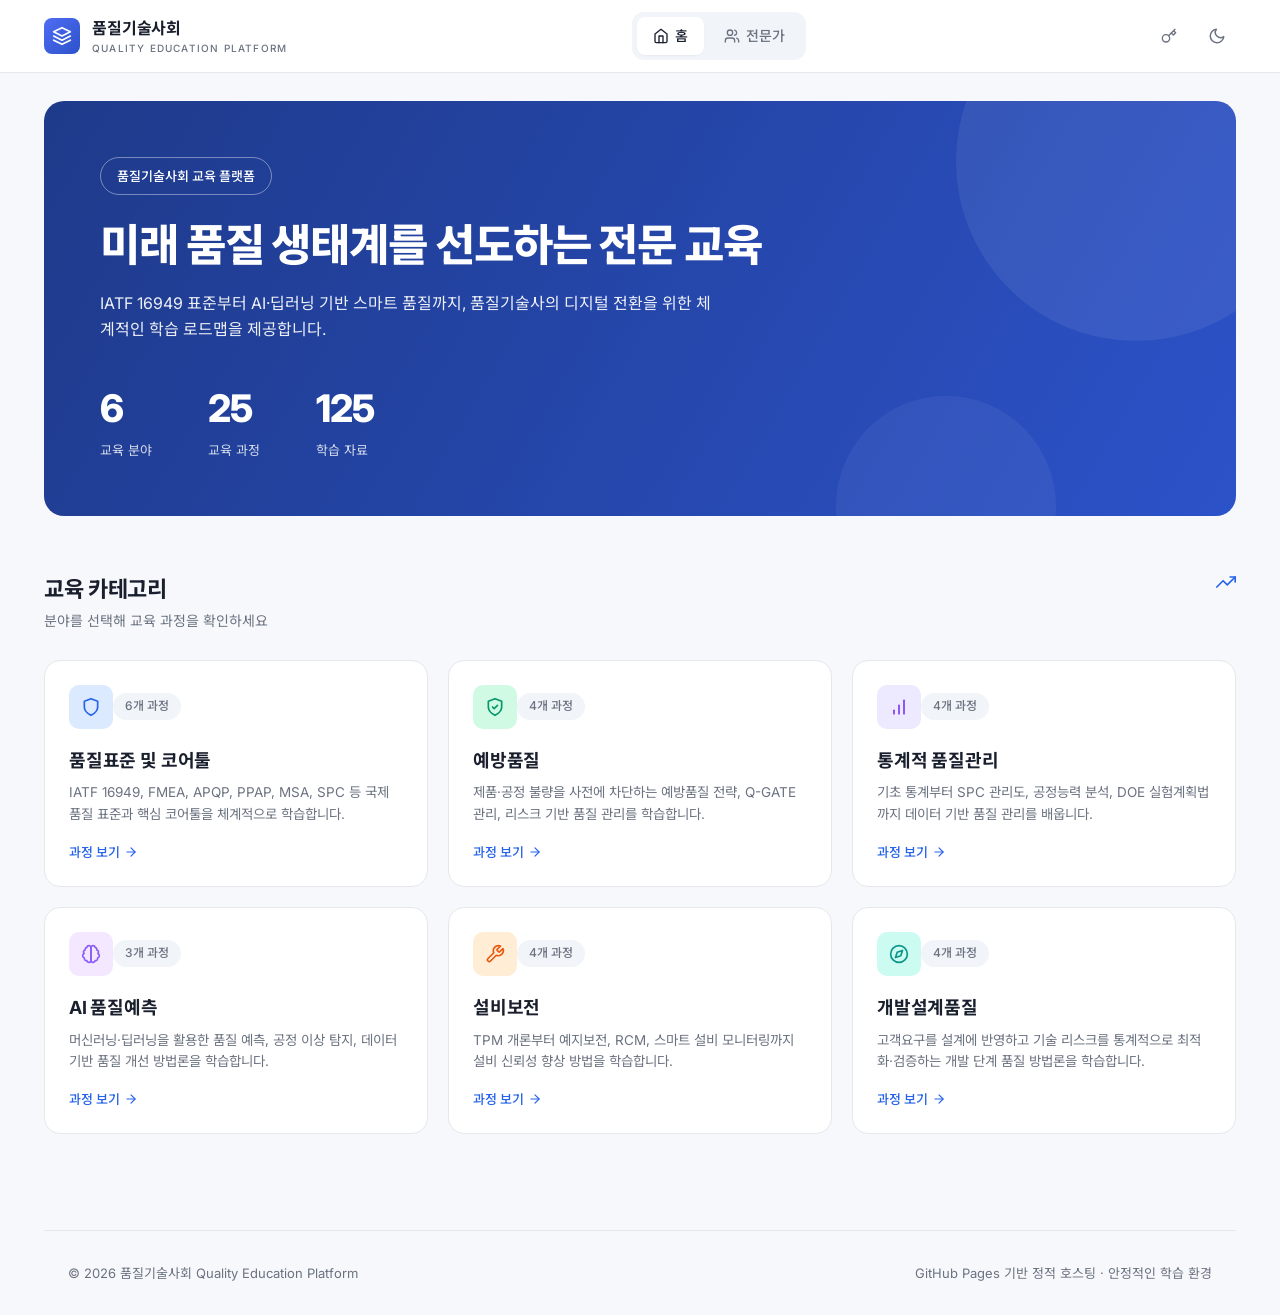
<file: index.html>
<!DOCTYPE html>
<html lang="ko">
<head>
<meta charset="UTF-8">
<meta name="viewport" content="width=device-width, initial-scale=1.0, maximum-scale=1">
<meta name="description" content="품질기술사회 - 미래 품질 생태계를 선도하는 전문 교육 플랫폼">
<title>품질기술사회 · Quality Education Platform</title>
<link rel="preconnect" href="https://fonts.googleapis.com">
<link rel="preconnect" href="https://fonts.gstatic.com" crossorigin>
<link href="https://fonts.googleapis.com/css2?family=Inter:wght@400;500;600;700;800&family=Noto+Sans+KR:wght@400;500;600;700;800&display=swap" rel="stylesheet">
<style>
:root {
  --bg: #f6f8fb;
  --surface: #ffffff;
  --surface-alt: #f1f4f8;
  --surface-hover: #eef2f7;
  --text: #1a1f2e;
  --text-muted: #6b7280;
  --text-soft: #9ca3af;
  --border: #e5e7eb;
  --border-strong: #d1d5db;
  --primary: #1e3a8a;
  --primary-2: #2563eb;
  --primary-light: #3b82f6;
  --hero-from: #1e3a8a;
  --hero-to: #2c52c9;
  --danger: #dc2626;
  --danger-bg: #fee2e2;
  --success: #059669;
  --success-bg: #d1fae5;
  --shadow-sm: 0 1px 2px rgba(15, 23, 42, .04);
  --shadow: 0 1px 3px rgba(15, 23, 42, .06), 0 1px 2px rgba(15, 23, 42, .04);
  --shadow-lg: 0 10px 25px -5px rgba(15, 23, 42, .08), 0 8px 10px -6px rgba(15, 23, 42, .04);
  --radius: 12px;
  --radius-lg: 16px;
  --c-blue: #2563eb;     --c-blue-bg: #dbeafe;
  --c-green: #059669;    --c-green-bg: #d1fae5;
  --c-purple: #7c3aed;   --c-purple-bg: #ede9fe;
  --c-violet: #8b5cf6;   --c-violet-bg: #f3e8ff;
  --c-orange: #ea580c;   --c-orange-bg: #ffedd5;
  --c-teal: #0d9488;     --c-teal-bg: #ccfbf1;
  --c-red: #dc2626;      --c-red-bg: #fee2e2;
}
[data-theme="dark"] {
  --bg: #0b0f17;
  --surface: #161c28;
  --surface-alt: #1f2533;
  --surface-hover: #262d3d;
  --text: #f1f4f8;
  --text-muted: #9ca3af;
  --text-soft: #6b7280;
  --border: #2a3142;
  --border-strong: #374151;
  --danger-bg: rgba(220, 38, 38, .18);
  --success-bg: rgba(5, 150, 105, .18);
  --shadow-sm: 0 1px 2px rgba(0, 0, 0, .3);
  --shadow: 0 1px 3px rgba(0, 0, 0, .35);
  --shadow-lg: 0 10px 25px -5px rgba(0, 0, 0, .4);
  --c-blue-bg: rgba(37, 99, 235, .15);
  --c-green-bg: rgba(5, 150, 105, .15);
  --c-purple-bg: rgba(124, 58, 237, .15);
  --c-violet-bg: rgba(139, 92, 246, .15);
  --c-orange-bg: rgba(234, 88, 12, .18);
  --c-teal-bg: rgba(13, 148, 136, .18);
  --c-red-bg: rgba(220, 38, 38, .18);
}
* { box-sizing: border-box; margin: 0; padding: 0; }
html, body { height: 100%; }
body {
  font-family: 'Inter', 'Noto Sans KR', -apple-system, BlinkMacSystemFont, sans-serif;
  background: var(--bg);
  color: var(--text);
  -webkit-font-smoothing: antialiased;
  line-height: 1.55;
  transition: background .25s ease, color .25s ease;
}
a { color: inherit; text-decoration: none; }
button { font: inherit; cursor: pointer; border: none; background: none; color: inherit; }
img, svg { display: block; }
input { font: inherit; }
.container { max-width: 1240px; margin: 0 auto; padding: 0 24px; }
.site-header { background: var(--surface); border-bottom: 1px solid var(--border); position: sticky; top: 0; z-index: 50; backdrop-filter: blur(8px); }
.header-inner { display: flex; align-items: center; justify-content: space-between; height: 72px; }
.logo { display: flex; align-items: center; gap: 12px; }
.logo-mark { width: 36px; height: 36px; border-radius: 8px; background: linear-gradient(135deg, #4f6df5, #2c52c9); display: grid; place-items: center; color: white; }
.logo-text .name { font-weight: 700; font-size: 16px; letter-spacing: -.01em; }
.logo-text .sub { font-size: 10px; letter-spacing: .12em; color: var(--text-muted); font-weight: 500; }
.nav-pills { display: flex; align-items: center; gap: 4px; background: var(--surface-alt); padding: 5px; border-radius: 12px; }
.nav-pill { display: inline-flex; align-items: center; gap: 6px; padding: 8px 16px; border-radius: 8px; font-size: 14px; font-weight: 500; color: var(--text-muted); transition: all .15s ease; }
.nav-pill:hover { color: var(--text); }
.nav-pill.active { background: var(--surface); color: var(--text); box-shadow: var(--shadow-sm); }
[data-theme="dark"] .nav-pill.active { background: var(--primary-2); color: white; }
.header-right { display: flex; align-items: center; gap: 10px; }
.icon-btn { width: 38px; height: 38px; border-radius: 10px; display: grid; place-items: center; color: var(--text-muted); transition: all .15s ease; }
.icon-btn:hover { background: var(--surface-alt); color: var(--text); }
.admin-badge { background: var(--c-green-bg); color: var(--c-green); font-size: 11.5px; font-weight: 600; padding: 5px 10px; border-radius: 999px; display: inline-flex; align-items: center; gap: 5px; }
.hero { margin-top: 28px; background: linear-gradient(120deg, var(--hero-from) 0%, var(--hero-to) 100%); border-radius: 20px; padding: 56px 56px; color: white; position: relative; overflow: hidden; }
.hero::before, .hero::after { content: ''; position: absolute; border-radius: 50%; background: rgba(255,255,255,.07); }
.hero::before { width: 360px; height: 360px; right: -80px; top: -120px; }
.hero::after { width: 220px; height: 220px; right: 180px; bottom: -100px; background: rgba(255,255,255,.05); }
.hero-content { position: relative; z-index: 1; max-width: 760px; }
.hero-badge { display: inline-block; padding: 8px 16px; font-size: 13px; font-weight: 500; border: 1px solid rgba(255,255,255,.4); border-radius: 999px; margin-bottom: 24px; }
.hero h1 { font-size: 44px; font-weight: 800; line-height: 1.2; letter-spacing: -.025em; margin-bottom: 18px; }
.hero-desc { font-size: 16px; opacity: .92; max-width: 620px; line-height: 1.65; }
.hero-stats { display: flex; gap: 56px; margin-top: 36px; }
.stat .num { font-size: 38px; font-weight: 800; letter-spacing: -.02em; }
.stat .lbl { font-size: 13px; opacity: .82; margin-top: 2px; }
.section { padding: 56px 0 32px; }
.section-head { display: flex; align-items: flex-start; justify-content: space-between; margin-bottom: 28px; }
.section-head h2 { font-size: 22px; font-weight: 700; letter-spacing: -.015em; }
.section-head p { color: var(--text-muted); font-size: 14px; margin-top: 4px; }
.section-head .right-icon { color: var(--c-blue); }
.cat-grid { display: grid; grid-template-columns: repeat(3, 1fr); gap: 20px; }
.cat-card { background: var(--surface); border: 1px solid var(--border); border-radius: var(--radius-lg); padding: 24px; cursor: pointer; transition: all .2s ease; text-align: left; width: 100%; display: flex; flex-direction: column; }
.cat-card:hover { transform: translateY(-2px); box-shadow: var(--shadow-lg); border-color: var(--border-strong); }
.cat-head { display: flex; align-items: center; justify-content: space-between; margin-bottom: 18px; }
.cat-icon { width: 44px; height: 44px; border-radius: 10px; display: grid; place-items: center; }
.cat-count { background: var(--surface-alt); color: var(--text-muted); padding: 4px 12px; font-size: 12px; font-weight: 500; border-radius: 999px; }
.cat-title { font-size: 18px; font-weight: 700; letter-spacing: -.01em; margin-bottom: 8px; }
.cat-desc { color: var(--text-muted); font-size: 13.5px; line-height: 1.6; flex: 1; }
.cat-link { color: var(--c-blue); font-size: 13px; font-weight: 500; margin-top: 16px; display: inline-flex; align-items: center; gap: 4px; }
[data-theme="dark"] .cat-link { color: var(--primary-light); }
.cat-blue .cat-icon { background: var(--c-blue-bg); color: var(--c-blue); }
.cat-green .cat-icon { background: var(--c-green-bg); color: var(--c-green); }
.cat-purple .cat-icon { background: var(--c-purple-bg); color: var(--c-purple); }
.cat-violet .cat-icon { background: var(--c-violet-bg); color: var(--c-violet); }
.cat-orange .cat-icon { background: var(--c-orange-bg); color: var(--c-orange); }
.cat-teal .cat-icon { background: var(--c-teal-bg); color: var(--c-teal); }
.back-link { display: inline-flex; align-items: center; gap: 6px; color: var(--text-muted); font-size: 14px; margin-bottom: 20px; padding: 8px 0; transition: color .15s ease; }
.back-link:hover { color: var(--text); }
.page-head { margin: 28px 0 32px; }
.page-head h1 { font-size: 28px; font-weight: 800; letter-spacing: -.02em; margin-bottom: 8px; }
.page-head p { color: var(--text-muted); }
.course-grid { display: grid; grid-template-columns: repeat(2, 1fr); gap: 16px; }
.course-card { background: var(--surface); border: 1px solid var(--border); border-radius: var(--radius); padding: 22px; cursor: pointer; transition: all .15s ease; text-align: left; display: flex; flex-direction: column; gap: 8px; }
.course-card:hover { border-color: var(--border-strong); box-shadow: var(--shadow); transform: translateY(-1px); }
.course-meta { display: flex; align-items: center; gap: 8px; flex-wrap: wrap; }
.tag { font-size: 11.5px; padding: 3px 10px; border-radius: 6px; font-weight: 500; }
.tag-code { background: var(--surface-alt); color: var(--text-muted); }
.tag-level-입문 { background: var(--c-green-bg); color: var(--c-green); }
.tag-level-중급 { background: var(--c-blue-bg); color: var(--c-blue); }
.tag-level-고급 { background: var(--c-orange-bg); color: var(--c-orange); }
.course-title { font-size: 17px; font-weight: 700; letter-spacing: -.01em; margin-top: 4px; }
.course-desc { color: var(--text-muted); font-size: 13.5px; line-height: 1.6; }
.course-foot { color: var(--text-soft); font-size: 12.5px; margin-top: 6px; display: inline-flex; align-items: center; gap: 5px; }
.course-hero { background: var(--surface); border: 1px solid var(--border); border-radius: var(--radius-lg); padding: 28px 32px; margin-bottom: 24px; display: flex; justify-content: space-between; align-items: flex-start; gap: 24px; }
.course-hero-left { flex: 1; }
.course-hero h1 { font-size: 26px; font-weight: 800; letter-spacing: -.02em; margin: 10px 0 10px; }
.course-hero .summary { color: var(--text-muted); margin-bottom: 14px; max-width: 720px; }
.course-hero-time { color: var(--text-soft); font-size: 13px; display: inline-flex; align-items: center; gap: 6px; }
.btn { display: inline-flex; align-items: center; gap: 6px; padding: 10px 18px; border-radius: 10px; font-size: 13.5px; font-weight: 500; transition: all .15s ease; }
.btn-primary { background: var(--primary); color: white; }
.btn-primary:hover { background: var(--primary-2); }
.btn-ghost { background: var(--surface-alt); color: var(--text); }
.btn-ghost:hover { background: var(--surface-hover); }
.btn-danger { background: var(--danger); color: white; }
.btn-danger:hover { background: #b91c1c; }
.btn:disabled { opacity: .5; cursor: not-allowed; }
.tabs { display: flex; gap: 4px; background: var(--surface); border: 1px solid var(--border); border-radius: var(--radius); padding: 6px; margin-bottom: 16px; overflow-x: auto; }
.tab { padding: 10px 16px; border-radius: 8px; font-size: 13.5px; font-weight: 500; color: var(--text-muted); display: inline-flex; align-items: center; gap: 6px; white-space: nowrap; transition: all .15s ease; }
.tab:hover { color: var(--text); }
.tab.active { background: var(--surface-alt); color: var(--text); box-shadow: var(--shadow-sm); }
.tab-count { background: var(--surface-alt); color: var(--text-muted); border-radius: 999px; padding: 1px 8px; font-size: 11px; font-weight: 600; }
.tab.active .tab-count { background: var(--primary); color: white; }
[data-theme="dark"] .tab.active { background: var(--surface-hover); }
.tab-panel { background: var(--surface); border: 1px solid var(--border); border-radius: var(--radius); padding: 22px 24px; }
.tab-panel-head { display: flex; align-items: center; justify-content: space-between; margin-bottom: 18px; }
.tab-panel-head-left { display: flex; align-items: center; gap: 14px; }
.tab-icon { width: 36px; height: 36px; border-radius: 8px; display: grid; place-items: center; background: var(--c-blue-bg); color: var(--c-blue); }
.tab-panel-head h3 { font-size: 15px; font-weight: 700; }
.tab-panel-head .sub { font-size: 12.5px; color: var(--text-muted); margin-top: 2px; }
.tab-panel-head-right { display: flex; align-items: center; gap: 8px; }
.count-badge { background: var(--surface-alt); padding: 4px 12px; border-radius: 999px; font-size: 12px; font-weight: 500; color: var(--text-muted); }
.drop-zone { border: 2px dashed var(--border-strong); border-radius: 12px; padding: 28px; text-align: center; margin-bottom: 18px; transition: all .15s ease; background: var(--surface-alt); cursor: pointer; display: block; }
.drop-zone:hover, .drop-zone.dragover { border-color: var(--primary-2); background: var(--c-blue-bg); }
.drop-zone-text { color: var(--text-muted); font-size: 13.5px; margin-top: 8px; }
.drop-zone-text strong { color: var(--text); font-weight: 600; }
.drop-zone-icon { color: var(--primary-2); display: flex; justify-content: center; }
.drop-zone input[type=file] { display: none; }
.file-table { background: var(--surface); border-radius: 8px; overflow: hidden; }
.file-table-header { display: grid; grid-template-columns: 1fr 110px 110px 130px; gap: 12px; padding: 10px 16px; border-bottom: 1px solid var(--border); font-size: 12px; color: var(--text-muted); font-weight: 600; text-transform: uppercase; letter-spacing: .05em; }
.file-row { display: grid; grid-template-columns: 1fr 110px 110px 130px; gap: 12px; align-items: center; padding: 10px 16px; border-bottom: 1px solid var(--border); transition: background .12s ease; }
.file-row:last-child { border-bottom: none; }
.file-row:hover { background: var(--surface-alt); }
.file-name-cell { display: flex; align-items: center; gap: 12px; min-width: 0; }
.file-icon { width: 32px; height: 32px; border-radius: 7px; display: grid; place-items: center; flex-shrink: 0; }
.file-icon.fi-pdf { background: var(--c-red-bg); color: var(--c-red); }
.file-icon.fi-ppt { background: var(--c-orange-bg); color: var(--c-orange); }
.file-icon.fi-xls { background: var(--c-green-bg); color: var(--c-green); }
.file-icon.fi-doc { background: var(--c-blue-bg); color: var(--c-blue); }
.file-icon.fi-img { background: var(--c-purple-bg); color: var(--c-purple); }
.file-icon.fi-zip { background: var(--c-violet-bg); color: var(--c-violet); }
.file-icon.fi-default { background: var(--surface-alt); color: var(--text-muted); }
.file-name { font-size: 14px; font-weight: 500; white-space: nowrap; overflow: hidden; text-overflow: ellipsis; flex: 1; min-width: 0; }
.file-meta-cell { font-size: 13px; color: var(--text-muted); }
.file-actions { display: flex; gap: 4px; justify-content: flex-end; }
.file-action { width: 32px; height: 32px; border-radius: 8px; display: grid; place-items: center; color: var(--text-muted); transition: all .12s ease; background: transparent; }
.file-action:hover { background: var(--surface-hover); color: var(--text); }
.file-action.fa-delete:hover { background: var(--danger-bg); color: var(--danger); }
.file-action.fa-rename:hover { background: var(--c-blue-bg); color: var(--c-blue); }
.upload-progress { display: flex; align-items: center; gap: 12px; padding: 12px 16px; background: var(--c-blue-bg); border-radius: 10px; margin-bottom: 10px; font-size: 13.5px; color: var(--c-blue); }
.upload-progress.is-done { background: var(--success-bg); color: var(--success); }
.upload-progress.is-error { background: var(--danger-bg); color: var(--danger); }
.upload-progress .progress-bar { flex: 1; height: 6px; background: rgba(255,255,255,.5); border-radius: 999px; overflow: hidden; max-width: 280px; }
.upload-progress .progress-fill { height: 100%; background: var(--primary-2); border-radius: 999px; transition: width .25s ease; }
.state { text-align: center; padding: 32px 20px; border-radius: 10px; background: var(--surface-alt); color: var(--text-muted); font-size: 13.5px; }
.state-action { display: inline-flex; align-items: center; gap: 6px; margin-top: 14px; background: var(--primary); color: white; padding: 9px 16px; border-radius: 8px; font-size: 13px; font-weight: 500; }
.modal-backdrop { position: fixed; inset: 0; background: rgba(15, 23, 42, .55); z-index: 100; display: grid; place-items: center; padding: 24px; animation: fadeIn .15s ease; }
.modal { background: var(--surface); border-radius: 16px; max-width: 560px; width: 100%; padding: 28px; box-shadow: var(--shadow-lg); max-height: calc(100vh - 48px); overflow-y: auto; }
.modal-title { display: flex; justify-content: space-between; align-items: flex-start; margin-bottom: 8px; }
.modal h2 { font-size: 19px; font-weight: 700; letter-spacing: -.01em; }
.modal p { color: var(--text-muted); font-size: 14px; line-height: 1.65; margin-bottom: 12px; }
.modal code { background: var(--surface-alt); padding: 2px 6px; border-radius: 4px; font-family: 'JetBrains Mono', 'Fira Code', monospace; font-size: 12.5px; }
.modal-steps { padding-left: 20px; margin: 8px 0 16px; }
.modal-steps li { color: var(--text); font-size: 13.5px; margin-bottom: 8px; line-height: 1.6; }
.modal-actions { display: flex; gap: 10px; justify-content: flex-end; margin-top: 18px; }
.modal-input { width: 100%; padding: 10px 14px; border-radius: 8px; border: 1px solid var(--border-strong); background: var(--surface); color: var(--text); font-size: 14px; margin: 8px 0; }
.modal-input:focus { outline: none; border-color: var(--primary-2); box-shadow: 0 0 0 3px rgba(37,99,235,.18); }
.modal-warning { background: var(--c-orange-bg); color: var(--c-orange); border-radius: 8px; padding: 10px 14px; font-size: 12.5px; margin: 10px 0; font-weight: 500; }
.modal-success { background: var(--success-bg); color: var(--success); border-radius: 8px; padding: 10px 14px; font-size: 13px; margin: 10px 0; }
.toast-container { position: fixed; bottom: 24px; right: 24px; z-index: 200; display: flex; flex-direction: column; gap: 10px; }
.toast { background: var(--surface); border: 1px solid var(--border); border-radius: 12px; padding: 12px 18px; box-shadow: var(--shadow-lg); font-size: 13.5px; display: flex; align-items: center; gap: 10px; max-width: 380px; animation: slideIn .25s ease; }
.toast.success { border-left: 3px solid var(--success); }
.toast.error { border-left: 3px solid var(--danger); }
.toast.info { border-left: 3px solid var(--primary-2); }
@keyframes slideIn { from { transform: translateX(20px); opacity: 0 } to { transform: translateX(0); opacity: 1 } }
@keyframes fadeIn { from { opacity: 0 } to { opacity: 1 } }
.spinner { width: 22px; height: 22px; border: 2.5px solid var(--border); border-top-color: var(--primary-2); border-radius: 50%; animation: spin .7s linear infinite; margin: 0 auto; }
@keyframes spin { to { transform: rotate(360deg) } }
.experts-grid { display: grid; grid-template-columns: repeat(3, 1fr); gap: 20px; margin-top: 24px; }
.expert-card { background: var(--surface); border: 1px solid var(--border); border-radius: var(--radius-lg); padding: 24px; text-align: center; }
.expert-avatar { width: 72px; height: 72px; border-radius: 50%; background: linear-gradient(135deg, #4f6df5, #2c52c9); margin: 0 auto 14px; display: grid; place-items: center; color: white; font-weight: 700; font-size: 22px; }
.expert-name { font-weight: 700; font-size: 16px; margin-bottom: 4px; }
.expert-role { color: var(--text-muted); font-size: 13px; }
.expert-tags { display: flex; flex-wrap: wrap; gap: 6px; justify-content: center; margin-top: 12px; }
.site-footer { margin-top: 64px; padding: 32px 0; border-top: 1px solid var(--border); color: var(--text-muted); font-size: 13px; }
.footer-inner { display: flex; justify-content: space-between; align-items: center; flex-wrap: wrap; gap: 12px; }
@media (max-width: 900px) {
  .cat-grid { grid-template-columns: 1fr 1fr; }
  .course-grid, .experts-grid { grid-template-columns: 1fr; }
  .hero { padding: 40px 32px; }
  .hero h1 { font-size: 32px; }
  .hero-stats { gap: 28px; }
  .course-hero { flex-direction: column; }
  .file-table-header { display: none; }
  .file-row { grid-template-columns: 1fr; gap: 6px; padding: 14px 16px; }
  .file-row .file-meta-cell { font-size: 12px; }
  .file-actions { justify-content: flex-start; margin-top: 6px; }
}
@media (max-width: 600px) {
  .cat-grid { grid-template-columns: 1fr; }
  .header-inner { height: 60px; }
  .nav-pill span { display: none; }
  .logo-text .sub { display: none; }
  .hero { padding: 32px 24px; margin-top: 16px; border-radius: 14px; }
  .hero h1 { font-size: 26px; }
  .stat .num { font-size: 28px; }
  .container { padding: 0 16px; }
  .section { padding: 36px 0 16px; }
  .course-hero { padding: 22px 20px; }
  .tab-panel { padding: 18px 16px; }
}
</style>
</head>
<body>
<div id="app"></div>
<div class="toast-container" id="toast-container"></div>

<script>
const REPO_OWNER = 'kjun771115';
const REPO_NAME = 'quality-education-platform';
const REPO_BRANCH = 'main';
const CACHE_TTL_MS = 30 * 1000;

const CATEGORIES = [
  { slug: 'standards', color: 'blue', icon: 'shield', name: '품질표준 및 코어툴',
    description: 'IATF 16949, FMEA, APQP, PPAP, MSA, SPC 등 국제 품질 표준과 핵심 코어툴을 체계적으로 학습합니다.',
    courses: [
      { id: 1, code: 'QS-101', title: 'IATF 16949', level: '입문', hours: 10, summary: '자동차 산업 품질경영시스템 표준의 요구사항과 적용 방법을 학습합니다.' },
      { id: 2, code: 'QS-102', title: 'FMEA', level: '중급', hours: 12, summary: '고장모드 영향분석을 통한 잠재 리스크 식별과 우선순위 평가 방법을 학습합니다.' },
      { id: 3, code: 'QS-103', title: 'APQP', level: '중급', hours: 10, summary: '제품 품질 선행계획 5단계 프로세스를 사례 기반으로 학습합니다.' },
      { id: 4, code: 'QS-104', title: 'PPAP', level: '중급', hours: 8, summary: '생산부품 승인절차의 18가지 요구문서와 제출 레벨을 학습합니다.' },
      { id: 5, code: 'QS-105', title: 'MSA', level: '중급', hours: 12, summary: '측정시스템 분석 기법(Gage R&R, Bias, Linearity)을 실무 데이터로 학습합니다.' },
      { id: 6, code: 'QS-106', title: 'SPC', level: '중급', hours: 12, summary: '통계적 공정관리의 핵심 원리와 관리도 운영 방법을 학습합니다.' }
    ]},
  { slug: 'prevention', color: 'green', icon: 'shield-check', name: '예방품질',
    description: '제품·공정 불량을 사전에 차단하는 예방품질 전략, Q-GATE 관리, 리스크 기반 품질 관리를 학습합니다.',
    courses: [
      { id: 7, code: 'PQ-101', title: 'Q-GATE 관리', level: '중급', hours: 8, summary: '개발 단계별 품질 게이트의 설정 기준과 통과 평가 방법을 학습합니다.' },
      { id: 8, code: 'PQ-102', title: '리스크 기반 품질관리', level: '고급', hours: 10, summary: 'ISO 9001 기반 리스크 기반 사고와 품질 리스크 평가 프로세스를 학습합니다.' },
      { id: 9, code: 'PQ-103', title: '예방품질 전략 수립', level: '고급', hours: 8, summary: '신제품 개발 단계의 예방품질 전략과 KPI 설계 방법을 학습합니다.' },
      { id: 10, code: 'PQ-104', title: '공정 불량 사전 차단', level: '중급', hours: 10, summary: 'Poka-Yoke, 검사 자동화 등 공정 불량 차단 기법을 사례로 학습합니다.' }
    ]},
  { slug: 'statistical', color: 'purple', icon: 'bar-chart', name: '통계적 품질관리',
    description: '기초 통계부터 SPC 관리도, 공정능력 분석, DOE 실험계획법까지 데이터 기반 품질 관리를 배웁니다.',
    courses: [
      { id: 11, code: 'SQ-101', title: '기초 통계', level: '입문', hours: 10, summary: '품질 분석에 필요한 기초 통계(기술통계, 확률분포, 가설검정, 신뢰구간)를 품질 현장 예제 중심으로 학습합니다.' },
      { id: 12, code: 'SQ-102', title: 'SPC 관리도', level: '중급', hours: 12, summary: 'X-bar R, p, np, c, u 관리도의 원리와 운영 방법을 데이터로 학습합니다.' },
      { id: 13, code: 'SQ-103', title: '공정능력 분석', level: '중급', hours: 10, summary: 'Cp, Cpk, Pp, Ppk 등 공정능력 지수의 산출과 해석을 학습합니다.' },
      { id: 14, code: 'SQ-104', title: 'DOE 실험계획법', level: '고급', hours: 16, summary: '완전요인, 부분요인, 반응표면 설계 등 DOE 기법을 Minitab으로 실습합니다.' }
    ]},
  { slug: 'ai-predict', color: 'violet', icon: 'brain', name: 'AI 품질예측',
    description: '머신러닝·딥러닝을 활용한 품질 예측, 공정 이상 탐지, 데이터 기반 품질 개선 방법론을 학습합니다.',
    courses: [
      { id: 15, code: 'AI-101', title: '머신러닝 품질예측', level: '중급', hours: 14, summary: 'Random Forest, XGBoost 등 머신러닝 모델로 품질 결과를 예측합니다.' },
      { id: 16, code: 'AI-102', title: '딥러닝 품질예측', level: '고급', hours: 18, summary: 'CNN, LSTM 등 딥러닝 아키텍처를 활용한 시계열·이미지 기반 품질 예측을 학습합니다.' },
      { id: 17, code: 'AI-103', title: '데이터 기반 품질개선', level: '중급', hours: 12, summary: '실 제조 데이터를 활용한 EDA, 피처 엔지니어링, 개선 인사이트 도출을 학습합니다.' }
    ]},
  { slug: 'maintenance', color: 'orange', icon: 'wrench', name: '설비보전',
    description: 'TPM 개론부터 예지보전, RCM, 스마트 설비 모니터링까지 설비 신뢰성 향상 방법을 학습합니다.',
    courses: [
      { id: 18, code: 'EM-101', title: 'TPM 개론', level: '입문', hours: 10, summary: 'Total Productive Maintenance의 8대 활동 기둥과 실행 방법을 학습합니다.' },
      { id: 19, code: 'EM-102', title: '예지보전 (Predictive Maintenance)', level: '고급', hours: 14, summary: '센서 데이터 기반 설비 이상 예측과 잔여수명 추정 모델을 학습합니다.' },
      { id: 20, code: 'EM-103', title: 'RCM 신뢰성 중심 정비', level: '중급', hours: 12, summary: 'Reliability-Centered Maintenance 방법론과 의사결정 로직을 학습합니다.' },
      { id: 21, code: 'EM-104', title: '스마트 설비 모니터링', level: '고급', hours: 12, summary: 'IoT·MES 연계 실시간 설비 모니터링과 알람 체계 구축을 학습합니다.' }
    ]},
  { slug: 'design-quality', color: 'teal', icon: 'compass', name: '개발설계품질',
    description: '고객요구를 설계에 반영하고 기술 리스크를 통계적으로 최적화·검증하는 개발 단계 품질 방법론을 학습합니다.',
    courses: [
      { id: 22, code: 'DD-101', title: 'QFD (품질기능전개)', level: '중급', hours: 12, summary: 'VOC를 설계특성으로 변환하는 House of Quality와 QFD 4단계 전개 프로세스를 학습합니다.' },
      { id: 23, code: 'DD-102', title: 'TRA / DOE 최적화', level: '고급', hours: 16, summary: '기술리스크분석(TRA)으로 핵심 리스크를 도출하고 DOE(요인설계·반응표면법)로 최적조건 탐색 및 리스크 감소 방법을 학습합니다.' },
      { id: 24, code: 'DD-103', title: '강건설계 (Robust Design)', level: '고급', hours: 14, summary: '다구치 기법, 파라미터 설계, S/N비, 직교배열을 활용한 노이즈에 강한 설계 방법을 학습합니다.' },
      { id: 25, code: 'DD-104', title: '신뢰성 설계', level: '고급', hours: 14, summary: 'MTBF/MTTF, Weibull 분석, 가속수명시험(ALT), FTA 등 설계 단계 신뢰성 확보 기법을 학습합니다.' }
    ]}
];

const TABS = [
  { key: 'overview',   label: '강의개요',    sub: '강의 목표·구성·진행 방식 안내 자료', icon: 'book' },
  { key: 'ppt',        label: 'PPT자료',     sub: '강의용 슬라이드 자료',               icon: 'presentation' },
  { key: 'data',       label: '실습데이터',  sub: '실습용 예제 데이터셋',               icon: 'flask' },
  { key: 'case',       label: '사례연구',    sub: '산업 현장 적용 사례',                icon: 'search' },
  { key: 'references', label: '참고문헌',    sub: '추천 도서·논문·표준 문서',           icon: 'book-open' }
];

const ICONS = {
  logo: '<svg width="20" height="20" viewBox="0 0 24 24" fill="none" stroke="currentColor" stroke-width="2" stroke-linecap="round" stroke-linejoin="round"><polygon points="12 2 2 7 12 12 22 7 12 2"/><polyline points="2 17 12 22 22 17"/><polyline points="2 12 12 17 22 12"/></svg>',
  home: '<svg width="16" height="16" viewBox="0 0 24 24" fill="none" stroke="currentColor" stroke-width="2" stroke-linecap="round" stroke-linejoin="round"><path d="m3 9 9-7 9 7v11a2 2 0 0 1-2 2H5a2 2 0 0 1-2-2z"/><polyline points="9 22 9 12 15 12 15 22"/></svg>',
  users: '<svg width="16" height="16" viewBox="0 0 24 24" fill="none" stroke="currentColor" stroke-width="2" stroke-linecap="round" stroke-linejoin="round"><path d="M16 21v-2a4 4 0 0 0-4-4H6a4 4 0 0 0-4 4v2"/><circle cx="9" cy="7" r="4"/><path d="M22 21v-2a4 4 0 0 0-3-3.87"/><path d="M16 3.13a4 4 0 0 1 0 7.75"/></svg>',
  moon: '<svg width="18" height="18" viewBox="0 0 24 24" fill="none" stroke="currentColor" stroke-width="2" stroke-linecap="round" stroke-linejoin="round"><path d="M21 12.79A9 9 0 1 1 11.21 3 7 7 0 0 0 21 12.79z"/></svg>',
  sun: '<svg width="18" height="18" viewBox="0 0 24 24" fill="none" stroke="currentColor" stroke-width="2" stroke-linecap="round" stroke-linejoin="round"><circle cx="12" cy="12" r="4"/><path d="M12 2v2M12 20v2M4.93 4.93l1.41 1.41M17.66 17.66l1.41 1.41M2 12h2M20 12h2M4.93 19.07l1.41-1.41M17.66 6.34l1.41-1.41"/></svg>',
  key: '<svg width="16" height="16" viewBox="0 0 24 24" fill="none" stroke="currentColor" stroke-width="2" stroke-linecap="round" stroke-linejoin="round"><circle cx="7.5" cy="15.5" r="5.5"/><path d="m21 2-9.6 9.6"/><path d="m15.5 7.5 3 3L22 7l-3-3"/></svg>',
  logout: '<svg width="16" height="16" viewBox="0 0 24 24" fill="none" stroke="currentColor" stroke-width="2" stroke-linecap="round" stroke-linejoin="round"><path d="M9 21H5a2 2 0 0 1-2-2V5a2 2 0 0 1 2-2h4"/><polyline points="16 17 21 12 16 7"/><line x1="21" y1="12" x2="9" y2="12"/></svg>',
  shield: '<svg width="20" height="20" viewBox="0 0 24 24" fill="none" stroke="currentColor" stroke-width="2" stroke-linecap="round" stroke-linejoin="round"><path d="M12 22s8-4 8-10V5l-8-3-8 3v7c0 6 8 10 8 10z"/></svg>',
  'shield-check': '<svg width="20" height="20" viewBox="0 0 24 24" fill="none" stroke="currentColor" stroke-width="2" stroke-linecap="round" stroke-linejoin="round"><path d="M12 22s8-4 8-10V5l-8-3-8 3v7c0 6 8 10 8 10z"/><polyline points="9 12 11 14 15 10"/></svg>',
  'bar-chart': '<svg width="20" height="20" viewBox="0 0 24 24" fill="none" stroke="currentColor" stroke-width="2" stroke-linecap="round" stroke-linejoin="round"><line x1="12" y1="20" x2="12" y2="10"/><line x1="18" y1="20" x2="18" y2="4"/><line x1="6" y1="20" x2="6" y2="16"/></svg>',
  brain: '<svg width="20" height="20" viewBox="0 0 24 24" fill="none" stroke="currentColor" stroke-width="2" stroke-linecap="round" stroke-linejoin="round"><path d="M9.5 2A2.5 2.5 0 0 1 12 4.5v15a2.5 2.5 0 0 1-4.96.44 2.5 2.5 0 0 1-2.96-3.08 3 3 0 0 1-.34-5.58 2.5 2.5 0 0 1 1.32-4.24 2.5 2.5 0 0 1 1.98-3A2.5 2.5 0 0 1 9.5 2Z"/><path d="M14.5 2A2.5 2.5 0 0 0 12 4.5v15a2.5 2.5 0 0 0 4.96.44 2.5 2.5 0 0 0 2.96-3.08 3 3 0 0 0 .34-5.58 2.5 2.5 0 0 0-1.32-4.24 2.5 2.5 0 0 0-1.98-3A2.5 2.5 0 0 0 14.5 2Z"/></svg>',
  wrench: '<svg width="20" height="20" viewBox="0 0 24 24" fill="none" stroke="currentColor" stroke-width="2" stroke-linecap="round" stroke-linejoin="round"><path d="M14.7 6.3a1 1 0 0 0 0 1.4l1.6 1.6a1 1 0 0 0 1.4 0l3.77-3.77a6 6 0 0 1-7.94 7.94l-6.91 6.91a2.12 2.12 0 0 1-3-3l6.91-6.91a6 6 0 0 1 7.94-7.94l-3.76 3.76z"/></svg>',
  'chart-up': '<svg width="20" height="20" viewBox="0 0 24 24" fill="none" stroke="currentColor" stroke-width="2" stroke-linecap="round" stroke-linejoin="round"><polyline points="3 17 9 11 13 15 21 7"/><polyline points="14 7 21 7 21 14"/></svg>',
  compass: '<svg width="20" height="20" viewBox="0 0 24 24" fill="none" stroke="currentColor" stroke-width="2" stroke-linecap="round" stroke-linejoin="round"><circle cx="12" cy="12" r="10"/><polygon points="16.24 7.76 14.12 14.12 7.76 16.24 9.88 9.88 16.24 7.76"/></svg>',
  trending: '<svg width="20" height="20" viewBox="0 0 24 24" fill="none" stroke="currentColor" stroke-width="2" stroke-linecap="round" stroke-linejoin="round"><polyline points="23 6 13.5 15.5 8.5 10.5 1 18"/><polyline points="17 6 23 6 23 12"/></svg>',
  'arrow-left': '<svg width="16" height="16" viewBox="0 0 24 24" fill="none" stroke="currentColor" stroke-width="2" stroke-linecap="round" stroke-linejoin="round"><line x1="19" y1="12" x2="5" y2="12"/><polyline points="12 19 5 12 12 5"/></svg>',
  'arrow-right': '<svg width="14" height="14" viewBox="0 0 24 24" fill="none" stroke="currentColor" stroke-width="2" stroke-linecap="round" stroke-linejoin="round"><line x1="5" y1="12" x2="19" y2="12"/><polyline points="12 5 19 12 12 19"/></svg>',
  plus: '<svg width="16" height="16" viewBox="0 0 24 24" fill="none" stroke="currentColor" stroke-width="2.5" stroke-linecap="round" stroke-linejoin="round"><line x1="12" y1="5" x2="12" y2="19"/><line x1="5" y1="12" x2="19" y2="12"/></svg>',
  upload: '<svg width="28" height="28" viewBox="0 0 24 24" fill="none" stroke="currentColor" stroke-width="2" stroke-linecap="round" stroke-linejoin="round"><path d="M21 15v4a2 2 0 0 1-2 2H5a2 2 0 0 1-2-2v-4"/><polyline points="17 8 12 3 7 8"/><line x1="12" y1="3" x2="12" y2="15"/></svg>',
  clock: '<svg width="14" height="14" viewBox="0 0 24 24" fill="none" stroke="currentColor" stroke-width="2" stroke-linecap="round" stroke-linejoin="round"><circle cx="12" cy="12" r="10"/><polyline points="12 6 12 12 16 14"/></svg>',
  refresh: '<svg width="14" height="14" viewBox="0 0 24 24" fill="none" stroke="currentColor" stroke-width="2" stroke-linecap="round" stroke-linejoin="round"><polyline points="23 4 23 10 17 10"/><polyline points="1 20 1 14 7 14"/><path d="M3.51 9a9 9 0 0 1 14.85-3.36L23 10M1 14l4.64 4.36A9 9 0 0 0 20.49 15"/></svg>',
  book: '<svg width="18" height="18" viewBox="0 0 24 24" fill="none" stroke="currentColor" stroke-width="2" stroke-linecap="round" stroke-linejoin="round"><path d="M4 19.5A2.5 2.5 0 0 1 6.5 17H20"/><path d="M6.5 2H20v20H6.5A2.5 2.5 0 0 1 4 19.5v-15A2.5 2.5 0 0 1 6.5 2z"/></svg>',
  'book-open': '<svg width="18" height="18" viewBox="0 0 24 24" fill="none" stroke="currentColor" stroke-width="2" stroke-linecap="round" stroke-linejoin="round"><path d="M2 3h6a4 4 0 0 1 4 4v14a3 3 0 0 0-3-3H2z"/><path d="M22 3h-6a4 4 0 0 0-4 4v14a3 3 0 0 1 3-3h7z"/></svg>',
  presentation: '<svg width="18" height="18" viewBox="0 0 24 24" fill="none" stroke="currentColor" stroke-width="2" stroke-linecap="round" stroke-linejoin="round"><rect x="2" y="3" width="20" height="14" rx="2"/><line x1="8" y1="21" x2="16" y2="21"/><line x1="12" y1="17" x2="12" y2="21"/></svg>',
  flask: '<svg width="18" height="18" viewBox="0 0 24 24" fill="none" stroke="currentColor" stroke-width="2" stroke-linecap="round" stroke-linejoin="round"><path d="M10 2v7.31L4.4 19.7a2 2 0 0 0 1.74 3h11.72a2 2 0 0 0 1.74-3L14 9.31V2"/><line x1="9" y1="2" x2="15" y2="2"/><line x1="7.5" y1="15" x2="16.5" y2="15"/></svg>',
  search: '<svg width="18" height="18" viewBox="0 0 24 24" fill="none" stroke="currentColor" stroke-width="2" stroke-linecap="round" stroke-linejoin="round"><circle cx="11" cy="11" r="8"/><line x1="21" y1="21" x2="16.65" y2="16.65"/></svg>',
  file: '<svg width="16" height="16" viewBox="0 0 24 24" fill="none" stroke="currentColor" stroke-width="2" stroke-linecap="round" stroke-linejoin="round"><path d="M14 2H6a2 2 0 0 0-2 2v16a2 2 0 0 0 2 2h12a2 2 0 0 0 2-2V8z"/><polyline points="14 2 14 8 20 8"/></svg>',
  download: '<svg width="16" height="16" viewBox="0 0 24 24" fill="none" stroke="currentColor" stroke-width="2" stroke-linecap="round" stroke-linejoin="round"><path d="M21 15v4a2 2 0 0 1-2 2H5a2 2 0 0 1-2-2v-4"/><polyline points="7 10 12 15 17 10"/><line x1="12" y1="15" x2="12" y2="3"/></svg>',
  edit: '<svg width="15" height="15" viewBox="0 0 24 24" fill="none" stroke="currentColor" stroke-width="2" stroke-linecap="round" stroke-linejoin="round"><path d="M11 4H4a2 2 0 0 0-2 2v14a2 2 0 0 0 2 2h14a2 2 0 0 0 2-2v-7"/><path d="M18.5 2.5a2.12 2.12 0 0 1 3 3L12 15l-4 1 1-4 9.5-9.5z"/></svg>',
  trash: '<svg width="15" height="15" viewBox="0 0 24 24" fill="none" stroke="currentColor" stroke-width="2" stroke-linecap="round" stroke-linejoin="round"><polyline points="3 6 5 6 21 6"/><path d="M19 6l-2 14a2 2 0 0 1-2 2H9a2 2 0 0 1-2-2L5 6m3 0V4a2 2 0 0 1 2-2h4a2 2 0 0 1 2 2v2"/></svg>',
  external: '<svg width="14" height="14" viewBox="0 0 24 24" fill="none" stroke="currentColor" stroke-width="2" stroke-linecap="round" stroke-linejoin="round"><path d="M18 13v6a2 2 0 0 1-2 2H5a2 2 0 0 1-2-2V8a2 2 0 0 1 2-2h6"/><polyline points="15 3 21 3 21 9"/><line x1="10" y1="14" x2="21" y2="3"/></svg>',
  close: '<svg width="16" height="16" viewBox="0 0 24 24" fill="none" stroke="currentColor" stroke-width="2" stroke-linecap="round" stroke-linejoin="round"><line x1="18" y1="6" x2="6" y2="18"/><line x1="6" y1="6" x2="18" y2="6"/></svg>',
  check: '<svg width="14" height="14" viewBox="0 0 24 24" fill="none" stroke="currentColor" stroke-width="2.5" stroke-linecap="round" stroke-linejoin="round"><polyline points="20 6 9 17 4 12"/></svg>',
  alert: '<svg width="14" height="14" viewBox="0 0 24 24" fill="none" stroke="currentColor" stroke-width="2" stroke-linecap="round" stroke-linejoin="round"><circle cx="12" cy="12" r="10"/><line x1="12" y1="8" x2="12" y2="12"/><line x1="12" y1="16" x2="12.01" y2="16"/></svg>'
};

const $ = (sel, ctx = document) => ctx.querySelector(sel);
const esc = (s) => String(s ?? '').replace(/[&<>"']/g, m => ({'&':'&amp;','<':'&lt;','>':'&gt;','"':'&quot;',"'":'&#39;'}[m]));
const findCourse = (id) => { for (const cat of CATEGORIES) { const c = cat.courses.find(x => x.id === Number(id)); if (c) return { course: c, category: cat }; } return null; };
const findCategory = (slug) => CATEGORIES.find(c => c.slug === slug);
const formatSize = (bytes) => { if (bytes == null) return '-'; if (bytes < 1024) return bytes + ' B'; if (bytes < 1024 * 1024) return (bytes / 1024).toFixed(1) + ' KB'; return (bytes / 1024 / 1024).toFixed(1) + ' MB'; };
const fileExt = (name) => (name.match(/\.([^.]+)$/) || ['',''])[1].toLowerCase();
const fileIconClass = (name) => {
  const ext = fileExt(name);
  if (['pdf'].includes(ext)) return 'fi-pdf';
  if (['ppt','pptx','key'].includes(ext)) return 'fi-ppt';
  if (['xls','xlsx','csv','tsv'].includes(ext)) return 'fi-xls';
  if (['doc','docx','hwp','txt','md','rtf'].includes(ext)) return 'fi-doc';
  if (['png','jpg','jpeg','gif','webp','svg','bmp'].includes(ext)) return 'fi-img';
  if (['zip','rar','7z','tar','gz'].includes(ext)) return 'fi-zip';
  return 'fi-default';
};
function fileToBase64(file) {
  return new Promise((resolve, reject) => {
    const reader = new FileReader();
    reader.onload = () => { const r = reader.result; resolve(r.substring(r.indexOf(',') + 1)); };
    reader.onerror = reject;
    reader.readAsDataURL(file);
  });
}

const TOKEN_KEY = 'qep_gh_token';
function getToken() { return localStorage.getItem(TOKEN_KEY) || ''; }
function setToken(t) { localStorage.setItem(TOKEN_KEY, t.trim()); }
function clearToken() { localStorage.removeItem(TOKEN_KEY); }
function isAdmin() { return !!getToken(); }

async function verifyToken(token) {
  try {
    const res = await fetch(`https://api.github.com/repos/${REPO_OWNER}/${REPO_NAME}?_=${Date.now()}`, {
      headers: { 'Authorization': 'token ' + token, 'Accept': 'application/vnd.github+json' },
      cache: 'no-store'
    });
    if (!res.ok) return { ok: false, error: 'Token이 유효하지 않거나 저장소 접근 권한이 없습니다 (HTTP ' + res.status + ')' };
    const data = await res.json();
    if (!data.permissions || !data.permissions.push) return { ok: false, error: '이 토큰은 쓰기 권한이 없습니다. Contents: Read and write 권한을 확인해 주세요.' };
    return { ok: true };
  } catch (e) { return { ok: false, error: '네트워크 오류: ' + e.message }; }
}

function ghHeaders(includeAuth = true) {
  const h = { 'Accept': 'application/vnd.github+json' };
  if (includeAuth) { const t = getToken(); if (t) h['Authorization'] = 'token ' + t; }
  return h;
}

// === FIXED: cache busting + no-store === //
async function ghListFiles(courseId, tabKey, { useCache = true } = {}) {
  const cacheKey = `qep_files_${courseId}_${tabKey}`;
  if (useCache) {
    try {
      const cached = JSON.parse(sessionStorage.getItem(cacheKey) || 'null');
      if (cached && Date.now() - cached.t < CACHE_TTL_MS) return cached.d;
    } catch {}
  }
  const url = `https://api.github.com/repos/${REPO_OWNER}/${REPO_NAME}/contents/materials/${courseId}/${tabKey}?ref=${REPO_BRANCH}&_=${Date.now()}`;
  try {
    const res = await fetch(url, { headers: ghHeaders(), cache: 'no-store' });
    if (res.status === 404) {
      const data = [];
      try { sessionStorage.setItem(cacheKey, JSON.stringify({ t: Date.now(), d: data })); } catch {}
      return data;
    }
    if (!res.ok) throw new Error('GitHub API: ' + res.status);
    const json = await res.json();
    const data = Array.isArray(json) ? json
      .filter(f => f.type === 'file' && !f.name.startsWith('.'))
      .map(f => ({ name: f.name, url: f.download_url, size: f.size, sha: f.sha, path: f.path, htmlUrl: f.html_url })) : [];
    try { sessionStorage.setItem(cacheKey, JSON.stringify({ t: Date.now(), d: data })); } catch {}
    return data;
  } catch (e) { console.warn('ghListFiles error', e); return null; }
}

async function ghPutFile(path, base64Content, message, sha) {
  const body = { message, content: base64Content, branch: REPO_BRANCH };
  if (sha) body.sha = sha;
  const res = await fetch(`https://api.github.com/repos/${REPO_OWNER}/${REPO_NAME}/contents/${encodeURI(path)}`, {
    method: 'PUT',
    headers: { ...ghHeaders(), 'Content-Type': 'application/json' },
    body: JSON.stringify(body),
    cache: 'no-store'
  });
  if (!res.ok) { const errText = await res.text(); throw new Error('업로드 실패 (' + res.status + '): ' + errText.slice(0, 200)); }
  return res.json();
}

async function ghDeleteFile(path, sha, message) {
  const res = await fetch(`https://api.github.com/repos/${REPO_OWNER}/${REPO_NAME}/contents/${encodeURI(path)}`, {
    method: 'DELETE',
    headers: { ...ghHeaders(), 'Content-Type': 'application/json' },
    body: JSON.stringify({ message, sha, branch: REPO_BRANCH }),
    cache: 'no-store'
  });
  if (!res.ok) { const errText = await res.text(); throw new Error('삭제 실패 (' + res.status + '): ' + errText.slice(0, 200)); }
  return res.json();
}

async function ghGetFileBase64(path) {
  const res = await fetch(`https://api.github.com/repos/${REPO_OWNER}/${REPO_NAME}/contents/${encodeURI(path)}?ref=${REPO_BRANCH}&_=${Date.now()}`, {
    headers: ghHeaders(), cache: 'no-store'
  });
  if (!res.ok) throw new Error('파일 조회 실패: ' + res.status);
  const data = await res.json();
  if (data.encoding === 'base64' && data.content) return { content: data.content.replace(/\n/g, ''), sha: data.sha };
  const fileRes = await fetch(data.download_url + '?_=' + Date.now(), { cache: 'no-store' });
  const blob = await fileRes.blob();
  const reader = new FileReader();
  return new Promise((resolve, reject) => {
    reader.onload = () => { const r = reader.result; resolve({ content: r.substring(r.indexOf(',') + 1), sha: data.sha }); };
    reader.onerror = reject;
    reader.readAsDataURL(blob);
  });
}

function invalidateCache(courseId, tabKey) { try { sessionStorage.removeItem(`qep_files_${courseId}_${tabKey}`); } catch {} }

function seedCache(courseId, tabKey, files) {
  try { sessionStorage.setItem(`qep_files_${courseId}_${tabKey}`, JSON.stringify({ t: Date.now(), d: files })); } catch {}
}

function getTheme() { return localStorage.getItem('qep_theme') || 'light'; }
function setTheme(t) {
  document.documentElement.setAttribute('data-theme', t);
  localStorage.setItem('qep_theme', t);
  const btn = $('#themeToggleIcon'); if (btn) btn.innerHTML = t === 'dark' ? ICONS.sun : ICONS.moon;
}
function toggleTheme() { setTheme(getTheme() === 'dark' ? 'light' : 'dark'); }

function toast(message, type = 'info', durationMs = 3500) {
  const container = $('#toast-container'); if (!container) return;
  const icon = type === 'success' ? ICONS.check : type === 'error' ? ICONS.alert : ICONS.refresh;
  const el = document.createElement('div');
  el.className = 'toast ' + type;
  el.innerHTML = `<span style="color: var(--${type === 'success' ? 'success' : type === 'error' ? 'danger' : 'primary-2'})">${icon}</span> <span>${esc(message)}</span>`;
  container.appendChild(el);
  setTimeout(() => { el.style.opacity = '0'; el.style.transition = 'opacity .3s'; setTimeout(() => el.remove(), 300); }, durationMs);
}

function parseRoute() {
  const hash = location.hash.replace(/^#\/?/, '');
  const parts = hash.split('/').filter(Boolean);
  if (parts.length === 0) return { name: 'home' };
  if (parts[0] === 'category' && parts[1]) return { name: 'category', slug: parts[1] };
  if (parts[0] === 'course' && parts[1]) return { name: 'course', id: parts[1], tab: parts[2] || 'overview' };
  if (parts[0] === 'experts') return { name: 'experts' };
  return { name: 'home' };
}
function navigate(path) { location.hash = path; }

function renderHeader(activeNav = 'home') {
  const admin = isAdmin();
  return `<header class="site-header"><div class="container header-inner"><a href="#/" class="logo" aria-label="홈으로"><div class="logo-mark">${ICONS.logo}</div><div class="logo-text"><div class="name">품질기술사회</div><div class="sub">QUALITY EDUCATION PLATFORM</div></div></a><nav class="nav-pills" aria-label="주요 메뉴"><a href="#/" class="nav-pill ${activeNav==='home'?'active':''}">${ICONS.home}<span>홈</span></a><a href="#/experts" class="nav-pill ${activeNav==='experts'?'active':''}">${ICONS.users}<span>전문가</span></a></nav><div class="header-right">${admin ? `<button class="admin-badge" onclick="openTokenManage()" title="관리자 모드 - 클릭하여 토큰 관리">${ICONS.check} 관리자</button>` : `<button class="icon-btn" onclick="openTokenSetup()" title="관리자 로그인 (토큰 설정)">${ICONS.key}</button>`}<button class="icon-btn" id="themeToggleBtn" aria-label="테마 전환" title="라이트/다크 전환"><span id="themeToggleIcon">${getTheme()==='dark'?ICONS.sun:ICONS.moon}</span></button></div></div></header>`;
}

function renderHome() {
  const totalCourses = CATEGORIES.reduce((s, c) => s + c.courses.length, 0);
  return `${renderHeader('home')}<main class="container"><section class="hero"><div class="hero-content"><div class="hero-badge">품질기술사회 교육 플랫폼</div><h1>미래 품질 생태계를 선도하는 전문 교육</h1><p class="hero-desc">IATF 16949 표준부터 AI·딥러닝 기반 스마트 품질까지, 품질기술사의 디지털 전환을 위한 체계적인 학습 로드맵을 제공합니다.</p><div class="hero-stats"><div class="stat"><div class="num">${CATEGORIES.length}</div><div class="lbl">교육 분야</div></div><div class="stat"><div class="num">${totalCourses}</div><div class="lbl">교육 과정</div></div><div class="stat"><div class="num">125</div><div class="lbl">학습 자료</div></div></div></div></section><section class="section"><div class="section-head"><div><h2>교육 카테고리</h2><p>분야를 선택해 교육 과정을 확인하세요</p></div><span class="right-icon">${ICONS.trending}</span></div><div class="cat-grid">${CATEGORIES.map(c => `<button class="cat-card cat-${c.color}" onclick="navigate('/category/${c.slug}')"><div class="cat-head"><div class="cat-icon">${ICONS[c.icon] || ICONS.shield}</div><div class="cat-count">${c.courses.length}개 과정</div></div><div class="cat-title">${esc(c.name)}</div><div class="cat-desc">${esc(c.description)}</div><div class="cat-link">과정 보기 ${ICONS['arrow-right']}</div></button>`).join('')}</div></section>${renderFooter()}</main>`;
}

function renderCategory(slug) {
  const cat = findCategory(slug); if (!cat) return renderNotFound();
  return `${renderHeader('home')}<main class="container"><div style="margin-top: 24px;"><a href="#/" class="back-link">${ICONS['arrow-left']} 홈으로 돌아가기</a></div><div class="page-head"><h1>${esc(cat.name)}</h1><p>${esc(cat.description)}</p></div><div class="course-grid">${cat.courses.map(course => `<button class="course-card" onclick="navigate('/course/${course.id}')"><div class="course-meta"><span class="tag tag-code">${esc(course.code)}</span><span class="tag tag-level-${course.level}">${esc(course.level)}</span></div><div class="course-title">${esc(course.title)}</div><div class="course-desc">${esc(course.summary)}</div><div class="course-foot">${ICONS.clock} 표준 ${course.hours}시간</div></button>`).join('')}</div>${renderFooter()}</main>`;
}

function renderCourse(courseId, activeTab) {
  const found = findCourse(courseId); if (!found) return renderNotFound();
  const { course, category } = found;
  return `${renderHeader('home')}<main class="container"><div style="margin-top: 24px;"><a href="#/category/${category.slug}" class="back-link">${ICONS['arrow-left']} 카테고리로 돌아가기</a></div><div class="course-hero"><div class="course-hero-left"><div class="course-meta"><span class="tag tag-code">${esc(course.code)}</span><span class="tag tag-level-${course.level}">${esc(course.level)}</span></div><h1>${esc(course.title)}</h1><div class="summary">${esc(course.summary)}</div><div class="course-hero-time">${ICONS.clock} 표준 ${course.hours}시간</div></div><button class="btn btn-primary" onclick="triggerUpload(${course.id}, '${activeTab}')">${ICONS.plus} 자료 업로드</button></div><div class="tabs" role="tablist">${TABS.map(t => `<a href="#/course/${course.id}/${t.key}" class="tab ${t.key===activeTab?'active':''}" role="tab">${ICONS[t.icon] || ''} ${esc(t.label)} <span class="tab-count" data-tab-count="${t.key}">0</span></a>`).join('')}</div><div class="tab-panel" id="tab-panel">${renderTabPanelLoading(activeTab)}</div>${renderFooter()}</main>`;
}

function renderTabPanelLoading(tabKey) {
  const t = TABS.find(x => x.key === tabKey) || TABS[0];
  return `<div class="tab-panel-head"><div class="tab-panel-head-left"><div class="tab-icon">${ICONS[t.icon] || ''}</div><div><h3>${esc(t.label)}</h3><div class="sub">${esc(t.sub)}</div></div></div><div class="tab-panel-head-right"><span class="count-badge" id="panel-count">0개 자료</span><button class="icon-btn" id="panel-refresh" title="새로고침">${ICONS.refresh}</button></div></div><div id="panel-body"><div class="spinner"></div></div>`;
}

function renderFilesTable(files, courseId, tabKey) {
  const admin = isAdmin();
  let html = '';
  html += `<label class="drop-zone" id="dropzone-${courseId}-${tabKey}"><div class="drop-zone-icon">${ICONS.upload}</div><div class="drop-zone-text"><strong>여기에 파일을 드래그</strong>하거나 클릭해서 선택하세요</div><div class="drop-zone-text" style="margin-top: 2px; font-size: 12px;">PDF, PPTX, XLSX, ZIP 등 / 파일당 최대 25MB 권장</div><input type="file" id="fileInput-${courseId}-${tabKey}" multiple onchange="handleFilePicker(event, ${courseId}, '${tabKey}')"></label><div id="upload-status-${courseId}-${tabKey}"></div>`;
  if (!files) { html += `<div class="state">자료 목록을 불러올 수 없습니다. <button class="state-action" onclick="reloadTab('${courseId}','${tabKey}')">${ICONS.refresh} 다시 시도</button></div>`; return html; }
  if (files.length === 0) { html += `<div class="state">아직 등록된 자료가 없습니다. 위 영역에 파일을 끌어다 놓아 시작하세요.</div>`; return html; }

  // Sort: name ascending for stable display
  const sorted = [...files].sort((a, b) => a.name.localeCompare(b.name, 'ko'));

  html += `<div class="file-table"><div class="file-table-header"><div>이름</div><div>크기</div><div>형식</div><div style="text-align: right;">작업</div></div>${sorted.map(f => `<div class="file-row" data-sha="${esc(f.sha)}" data-name="${esc(f.name)}"><div class="file-name-cell"><div class="file-icon ${fileIconClass(f.name)}">${ICONS.file}</div><div class="file-name" title="${esc(f.name)}">${esc(f.name)}</div></div><div class="file-meta-cell">${formatSize(f.size)}</div><div class="file-meta-cell">${esc(fileExt(f.name).toUpperCase() || 'FILE')}</div><div class="file-actions"><a class="file-action" href="${esc(f.url)}" download="${esc(f.name)}" target="_blank" rel="noopener" title="다운로드">${ICONS.download}</a>${admin ? `<button class="file-action fa-rename" onclick="openRenameDialog(${courseId}, '${tabKey}', '${esc(f.name).replace(/'/g, "\\'")}', '${esc(f.sha)}')" title="이름 변경">${ICONS.edit}</button><button class="file-action fa-delete" onclick="openDeleteConfirm(${courseId}, '${tabKey}', '${esc(f.name).replace(/'/g, "\\'")}', '${esc(f.sha)}')" title="삭제">${ICONS.trash}</button>` : ''}</div></div>`).join('')}</div>${!admin ? `<div class="state" style="margin-top: 14px; font-size: 12.5px;">💡 이름 변경·삭제는 관리자만 가능합니다. 우측 상단의 ${ICONS.key} 버튼으로 관리자 로그인 후 사용하세요.</div>` : ''}`;
  return html;
}

function renderExperts() {
  const experts = [
    { name: '품질 전문가', role: '품질기술사', initials: '품', tags: ['IATF 16949', 'FMEA'] },
    { name: '통계 전문가', role: '통계 컨설턴트', initials: '통', tags: ['DOE', 'SPC'] },
    { name: 'AI 전문가', role: 'AI 품질 리서처', initials: 'AI', tags: ['ML', 'DL'] }
  ];
  return `${renderHeader('experts')}<main class="container"><div class="page-head" style="margin-top: 32px;"><h1>전문가</h1><p>품질기술사회와 함께하는 분야별 전문가를 만나보세요.</p></div><div class="experts-grid">${experts.map(e => `<div class="expert-card"><div class="expert-avatar">${esc(e.initials)}</div><div class="expert-name">${esc(e.name)}</div><div class="expert-role">${esc(e.role)}</div><div class="expert-tags">${e.tags.map(t => `<span class="tag tag-code">${esc(t)}</span>`).join('')}</div></div>`).join('')}</div><div class="state" style="margin-top: 24px;">전문가 명단은 추후 업데이트됩니다.</div>${renderFooter()}</main>`;
}

function renderNotFound() { return `${renderHeader()}<main class="container"><div class="page-head" style="margin-top: 64px; text-align: center;"><h1>페이지를 찾을 수 없습니다</h1><p>요청하신 페이지가 존재하지 않습니다.</p><a href="#/" class="state-action" style="margin-top: 18px;">홈으로 돌아가기</a></div>${renderFooter()}</main>`; }
function renderFooter() { return `<footer class="site-footer"><div class="container footer-inner"><div>© ${new Date().getFullYear()} 품질기술사회 Quality Education Platform</div><div>GitHub Pages 기반 정적 호스팅 · 안정적인 학습 환경</div></div></footer>`; }

function openTokenSetup() {
  const ghTokenUrl = 'https://github.com/settings/personal-access-tokens/new';
  showModal(`<div class="modal-title"><h2>${ICONS.key} 관리자 로그인 (GitHub 토큰)</h2><button class="icon-btn" onclick="closeModal()" aria-label="닫기">${ICONS.close}</button></div><p>이 사이트는 백엔드 서버 없이 GitHub에 자료를 저장합니다. 자료를 <strong>업로드/수정/삭제</strong>하려면 GitHub Personal Access Token을 한 번 등록해 주세요. (토큰은 이 브라우저에만 저장됩니다.)</p><ol class="modal-steps"><li>아래 <strong>"GitHub에서 토큰 발급"</strong> 클릭 → GitHub 로그인.</li><li><strong>Repository access</strong>: <em>Only select repositories</em> → <code>${esc(REPO_NAME)}</code> 선택</li><li><strong>Permissions</strong> → Repository permissions → <strong>Contents: Read and write</strong></li><li>"Generate token" 클릭 → 표시되는 토큰을 복사해 아래에 붙여넣기.</li></ol><input type="password" class="modal-input" id="tokenInput" placeholder="github_pat_... 또는 ghp_... 토큰 붙여넣기" autocomplete="off"><div class="modal-warning">⚠️ 이 토큰은 종운님 저장소에 쓰기 권한을 줍니다. 다른 사람과 공유하지 마세요.</div><div id="tokenStatus"></div><div class="modal-actions"><a href="${ghTokenUrl}" target="_blank" rel="noopener" class="btn btn-ghost">GitHub에서 토큰 발급 ${ICONS.external}</a><button class="btn btn-primary" onclick="saveToken()">저장하고 검증</button></div>`);
  setTimeout(() => $('#tokenInput')?.focus(), 50);
}

async function saveToken() {
  const input = $('#tokenInput'); const status = $('#tokenStatus');
  if (!input || !status) return;
  const token = input.value.trim();
  if (!token) { status.innerHTML = '<div class="modal-warning">토큰을 입력해 주세요.</div>'; return; }
  status.innerHTML = '<div class="state" style="padding: 12px;"><div class="spinner" style="width: 18px; height: 18px;"></div> 토큰 검증 중...</div>';
  const result = await verifyToken(token);
  if (result.ok) {
    setToken(token);
    status.innerHTML = '<div class="modal-success">✓ 토큰이 등록되었습니다.</div>';
    toast('관리자 모드 활성화', 'success');
    setTimeout(() => { closeModal(); render(); }, 600);
  } else { status.innerHTML = '<div class="modal-warning">' + esc(result.error) + '</div>'; }
}

function openTokenManage() {
  showModal(`<div class="modal-title"><h2>${ICONS.check} 관리자 모드</h2><button class="icon-btn" onclick="closeModal()" aria-label="닫기">${ICONS.close}</button></div><p>관리자 모드가 활성화되어 있습니다. 모든 자료를 업로드·수정·삭제할 수 있습니다.</p><div class="modal-success">✓ GitHub 토큰: 등록됨 (이 브라우저)</div><p style="font-size: 12.5px;">다른 컴퓨터에서 관리하려면 그 컴퓨터에서도 토큰을 등록해야 합니다.</p><div class="modal-actions"><button class="btn btn-ghost" onclick="closeModal()">닫기</button><button class="btn btn-danger" onclick="logoutAdmin()">${ICONS.logout} 로그아웃</button></div>`);
}

function logoutAdmin() {
  if (!confirm('관리자 모드를 종료하시겠습니까? 토큰은 이 브라우저에서 삭제됩니다.')) return;
  clearToken(); toast('관리자 모드 종료', 'info'); closeModal(); render();
}

function triggerUpload(courseId, tabKey) {
  if (!isAdmin()) { openTokenSetup(); return; }
  const input = $(`#fileInput-${courseId}-${tabKey}`); if (input) input.click();
}

async function handleFilePicker(event, courseId, tabKey) {
  if (!isAdmin()) { openTokenSetup(); return; }
  const files = Array.from(event.target.files || []); event.target.value = '';
  if (files.length === 0) return;
  await uploadFiles(courseId, tabKey, files);
}

// === FIXED: optimistic UI with PUT-response based snapshot === //
async function uploadFiles(courseId, tabKey, files) {
  if (!isAdmin()) { openTokenSetup(); return; }
  const statusEl = $(`#upload-status-${courseId}-${tabKey}`);
  const statuses = files.map(f => ({ name: f.name, state: '대기 중', percent: 0, doneClass: '' }));
  const renderStatus = () => {
    if (!statusEl) return;
    statusEl.innerHTML = statuses.map(s => `<div class="upload-progress ${s.doneClass}"><span style="flex-shrink: 0;">${ICONS.upload}</span><div style="flex: 1; min-width: 0;"><div style="white-space: nowrap; overflow: hidden; text-overflow: ellipsis; font-weight: 500;">${esc(s.name)}</div><div style="font-size: 12px; opacity: .85; margin-top: 2px;">${esc(s.state)}</div></div><div class="progress-bar"><div class="progress-fill" style="width: ${s.percent}%"></div></div></div>`).join('');
  };
  renderStatus();

  // Fetch CURRENT list once, fresh
  invalidateCache(courseId, tabKey);
  let snapshot = (await ghListFiles(courseId, tabKey, { useCache: false })) || [];

  let okCount = 0, failCount = 0;
  for (let i = 0; i < files.length; i++) {
    const file = files[i];
    statuses[i].state = '인코딩 중...'; statuses[i].percent = 25; renderStatus();
    try {
      if (file.size > 100 * 1024 * 1024) throw new Error('100MB 초과 파일은 업로드할 수 없습니다.');
      const base64 = await fileToBase64(file);
      statuses[i].state = '업로드 중...'; statuses[i].percent = 65; renderStatus();
      const path = `materials/${courseId}/${tabKey}/${file.name}`;
      const existing = snapshot.find(f => f.name === file.name);
      const result = await ghPutFile(path, base64, `Upload ${file.name}`, existing?.sha);
      // Use PUT response to update our local snapshot (avoids API consistency delay)
      if (result?.content) {
        snapshot = snapshot.filter(f => f.name !== file.name);
        snapshot.push({
          name: result.content.name,
          path: result.content.path,
          sha: result.content.sha,
          size: result.content.size,
          url: result.content.download_url,
          htmlUrl: result.content.html_url
        });
      }
      statuses[i].state = '✓ 완료'; statuses[i].percent = 100; statuses[i].doneClass = 'is-done'; renderStatus();
      okCount++;
    } catch (e) {
      console.error(e);
      statuses[i].state = '✗ 실패: ' + (e.message || '오류'); statuses[i].percent = 0; statuses[i].doneClass = 'is-error'; renderStatus();
      failCount++;
    }
  }
  if (okCount) toast(`${okCount}개 파일 업로드 완료`, 'success');
  if (failCount) toast(`${failCount}개 파일 실패`, 'error');

  // Seed cache with our verified snapshot so re-render shows everything immediately
  seedCache(courseId, tabKey, snapshot);
  setTimeout(() => { if (statusEl) statusEl.innerHTML = ''; }, 4500);
  await loadTabPanel(courseId, tabKey);
}

function openRenameDialog(courseId, tabKey, oldName, sha) {
  if (!isAdmin()) { openTokenSetup(); return; }
  showModal(`<div class="modal-title"><h2>${ICONS.edit} 파일 이름 변경</h2><button class="icon-btn" onclick="closeModal()" aria-label="닫기">${ICONS.close}</button></div><p>현재 이름: <code>${esc(oldName)}</code></p><input type="text" class="modal-input" id="renameInput" value="${esc(oldName)}" placeholder="새 파일 이름"><div class="modal-warning">⚠️ 확장자(.pdf, .pptx 등)를 그대로 유지하세요.</div><div id="renameStatus"></div><div class="modal-actions"><button class="btn btn-ghost" onclick="closeModal()">취소</button><button class="btn btn-primary" onclick="doRename(${courseId}, '${tabKey}', '${esc(oldName).replace(/'/g, "\\'")}', '${esc(sha)}')">변경</button></div>`);
  setTimeout(() => { const input = $('#renameInput'); if (input) { input.focus(); const dot = input.value.lastIndexOf('.'); if (dot > 0) input.setSelectionRange(0, dot); } }, 50);
}

async function doRename(courseId, tabKey, oldName, oldSha) {
  const input = $('#renameInput'); const status = $('#renameStatus');
  if (!input || !status) return;
  const newName = input.value.trim();
  if (!newName) { status.innerHTML = '<div class="modal-warning">이름을 입력해 주세요.</div>'; return; }
  if (newName === oldName) { closeModal(); return; }
  if (newName.includes('/') || newName.includes('\\')) { status.innerHTML = '<div class="modal-warning">파일명에 / 또는 \\\\ 를 사용할 수 없습니다.</div>'; return; }
  status.innerHTML = '<div class="state" style="padding: 12px;"><div class="spinner" style="width: 18px; height: 18px;"></div> 이름 변경 중...</div>';
  try {
    const oldPath = `materials/${courseId}/${tabKey}/${oldName}`;
    const newPath = `materials/${courseId}/${tabKey}/${newName}`;
    const { content } = await ghGetFileBase64(oldPath);
    const putRes = await ghPutFile(newPath, content, `Rename ${oldName} → ${newName}`);
    await ghDeleteFile(oldPath, oldSha, `Rename: remove ${oldName}`);
    // Update snapshot in cache
    let snapshot = (await ghListFiles(courseId, tabKey, { useCache: false })) || [];
    // Just to be safe, replace the renamed file with PUT response (if missing)
    if (putRes?.content && !snapshot.find(f => f.name === newName)) {
      snapshot.push({
        name: putRes.content.name,
        path: putRes.content.path,
        sha: putRes.content.sha,
        size: putRes.content.size,
        url: putRes.content.download_url,
        htmlUrl: putRes.content.html_url
      });
    }
    snapshot = snapshot.filter(f => f.name !== oldName);
    seedCache(courseId, tabKey, snapshot);
    toast('이름 변경 완료', 'success'); closeModal(); loadTabPanel(courseId, tabKey);
  } catch (e) {
    console.error(e); status.innerHTML = '<div class="modal-warning">실패: ' + esc(e.message) + '</div>';
  }
}

function openDeleteConfirm(courseId, tabKey, name, sha) {
  if (!isAdmin()) { openTokenSetup(); return; }
  showModal(`<div class="modal-title"><h2 style="color: var(--danger);">${ICONS.trash} 파일 삭제</h2><button class="icon-btn" onclick="closeModal()" aria-label="닫기">${ICONS.close}</button></div><p>정말 이 파일을 삭제하시겠습니까? <strong>복구할 수 없습니다.</strong></p><div class="state" style="text-align: left; padding: 14px 18px;"><code>${esc(name)}</code></div><div id="deleteStatus"></div><div class="modal-actions"><button class="btn btn-ghost" onclick="closeModal()">취소</button><button class="btn btn-danger" onclick="doDelete(${courseId}, '${tabKey}', '${esc(name).replace(/'/g, "\\'")}', '${esc(sha)}')">${ICONS.trash} 삭제</button></div>`);
}

async function doDelete(courseId, tabKey, name, sha) {
  const status = $('#deleteStatus');
  if (status) status.innerHTML = '<div class="state" style="padding: 12px;"><div class="spinner" style="width: 18px; height: 18px;"></div> 삭제 중...</div>';
  try {
    const path = `materials/${courseId}/${tabKey}/${name}`;
    await ghDeleteFile(path, sha, `Delete ${name}`);
    // Update snapshot: remove the file
    let snapshot = (await ghListFiles(courseId, tabKey, { useCache: false })) || [];
    snapshot = snapshot.filter(f => f.name !== name);
    seedCache(courseId, tabKey, snapshot);
    toast('파일 삭제 완료', 'success'); closeModal(); loadTabPanel(courseId, tabKey);
  } catch (e) {
    console.error(e); if (status) status.innerHTML = '<div class="modal-warning">실패: ' + esc(e.message) + '</div>';
  }
}

function showModal(innerHtml) {
  closeModal();
  const wrap = document.createElement('div');
  wrap.className = 'modal-backdrop'; wrap.id = 'modal-backdrop';
  wrap.innerHTML = `<div class="modal" role="dialog" aria-modal="true">${innerHtml}</div>`;
  wrap.addEventListener('click', (e) => { if (e.target === wrap) closeModal(); });
  document.body.appendChild(wrap);
  document.body.style.overflow = 'hidden';
}
function closeModal() { const m = $('#modal-backdrop'); if (m) m.remove(); document.body.style.overflow = ''; }

function bindDropZone(courseId, tabKey) {
  const zone = $(`#dropzone-${courseId}-${tabKey}`); if (!zone) return;
  ['dragenter', 'dragover'].forEach(ev => zone.addEventListener(ev, e => { e.preventDefault(); e.stopPropagation(); zone.classList.add('dragover'); }));
  ['dragleave', 'drop'].forEach(ev => zone.addEventListener(ev, e => { e.preventDefault(); e.stopPropagation(); zone.classList.remove('dragover'); }));
  zone.addEventListener('drop', async (e) => {
    if (!isAdmin()) { openTokenSetup(); return; }
    const files = Array.from(e.dataTransfer.files || []);
    if (files.length > 0) await uploadFiles(courseId, tabKey, files);
  });
}

async function loadTabPanel(courseId, tabKey) {
  const body = $('#panel-body'); const countEl = $('#panel-count'); const refreshBtn = $('#panel-refresh');
  if (!body) return;
  body.innerHTML = '<div class="spinner"></div>';
  if (refreshBtn) { refreshBtn.onclick = () => { invalidateCache(courseId, tabKey); loadTabPanel(courseId, tabKey); refreshAllTabCounts(courseId); }; }
  const files = await ghListFiles(courseId, tabKey);
  body.innerHTML = renderFilesTable(files, courseId, tabKey);
  if (countEl) countEl.textContent = (files ? files.length : 0) + '개 자료';
  bindDropZone(courseId, tabKey);
  refreshAllTabCounts(courseId);
}

async function refreshAllTabCounts(courseId) {
  await Promise.all(TABS.map(async t => {
    const files = await ghListFiles(courseId, t.key);
    const el = document.querySelector(`[data-tab-count="${t.key}"]`);
    if (el) el.textContent = files ? files.length : 0;
  }));
}

function reloadTab(courseId, tabKey) { invalidateCache(courseId, tabKey); loadTabPanel(courseId, tabKey); }

function render() {
  const route = parseRoute(); const app = $('#app');
  switch (route.name) {
    case 'home': app.innerHTML = renderHome(); break;
    case 'category': app.innerHTML = renderCategory(route.slug); break;
    case 'course': app.innerHTML = renderCourse(route.id, route.tab); loadTabPanel(route.id, route.tab); break;
    case 'experts': app.innerHTML = renderExperts(); break;
    default: app.innerHTML = renderNotFound();
  }
  bindGlobal(); window.scrollTo({ top: 0, behavior: 'instant' });
}

function bindGlobal() { const themeBtn = $('#themeToggleBtn'); if (themeBtn) themeBtn.onclick = toggleTheme; }

setTheme(getTheme());
window.addEventListener('hashchange', render);
window.addEventListener('DOMContentLoaded', render);
document.addEventListener('keydown', (e) => { if (e.key === 'Escape') closeModal(); });

window.navigate = navigate;
window.openTokenSetup = openTokenSetup;
window.openTokenManage = openTokenManage;
window.saveToken = saveToken;
window.logoutAdmin = logoutAdmin;
window.triggerUpload = triggerUpload;
window.handleFilePicker = handleFilePicker;
window.uploadFiles = uploadFiles;
window.openRenameDialog = openRenameDialog;
window.doRename = doRename;
window.openDeleteConfirm = openDeleteConfirm;
window.doDelete = doDelete;
window.closeModal = closeModal;
window.reloadTab = reloadTab;
</script>
</body>
</html>
</file>
